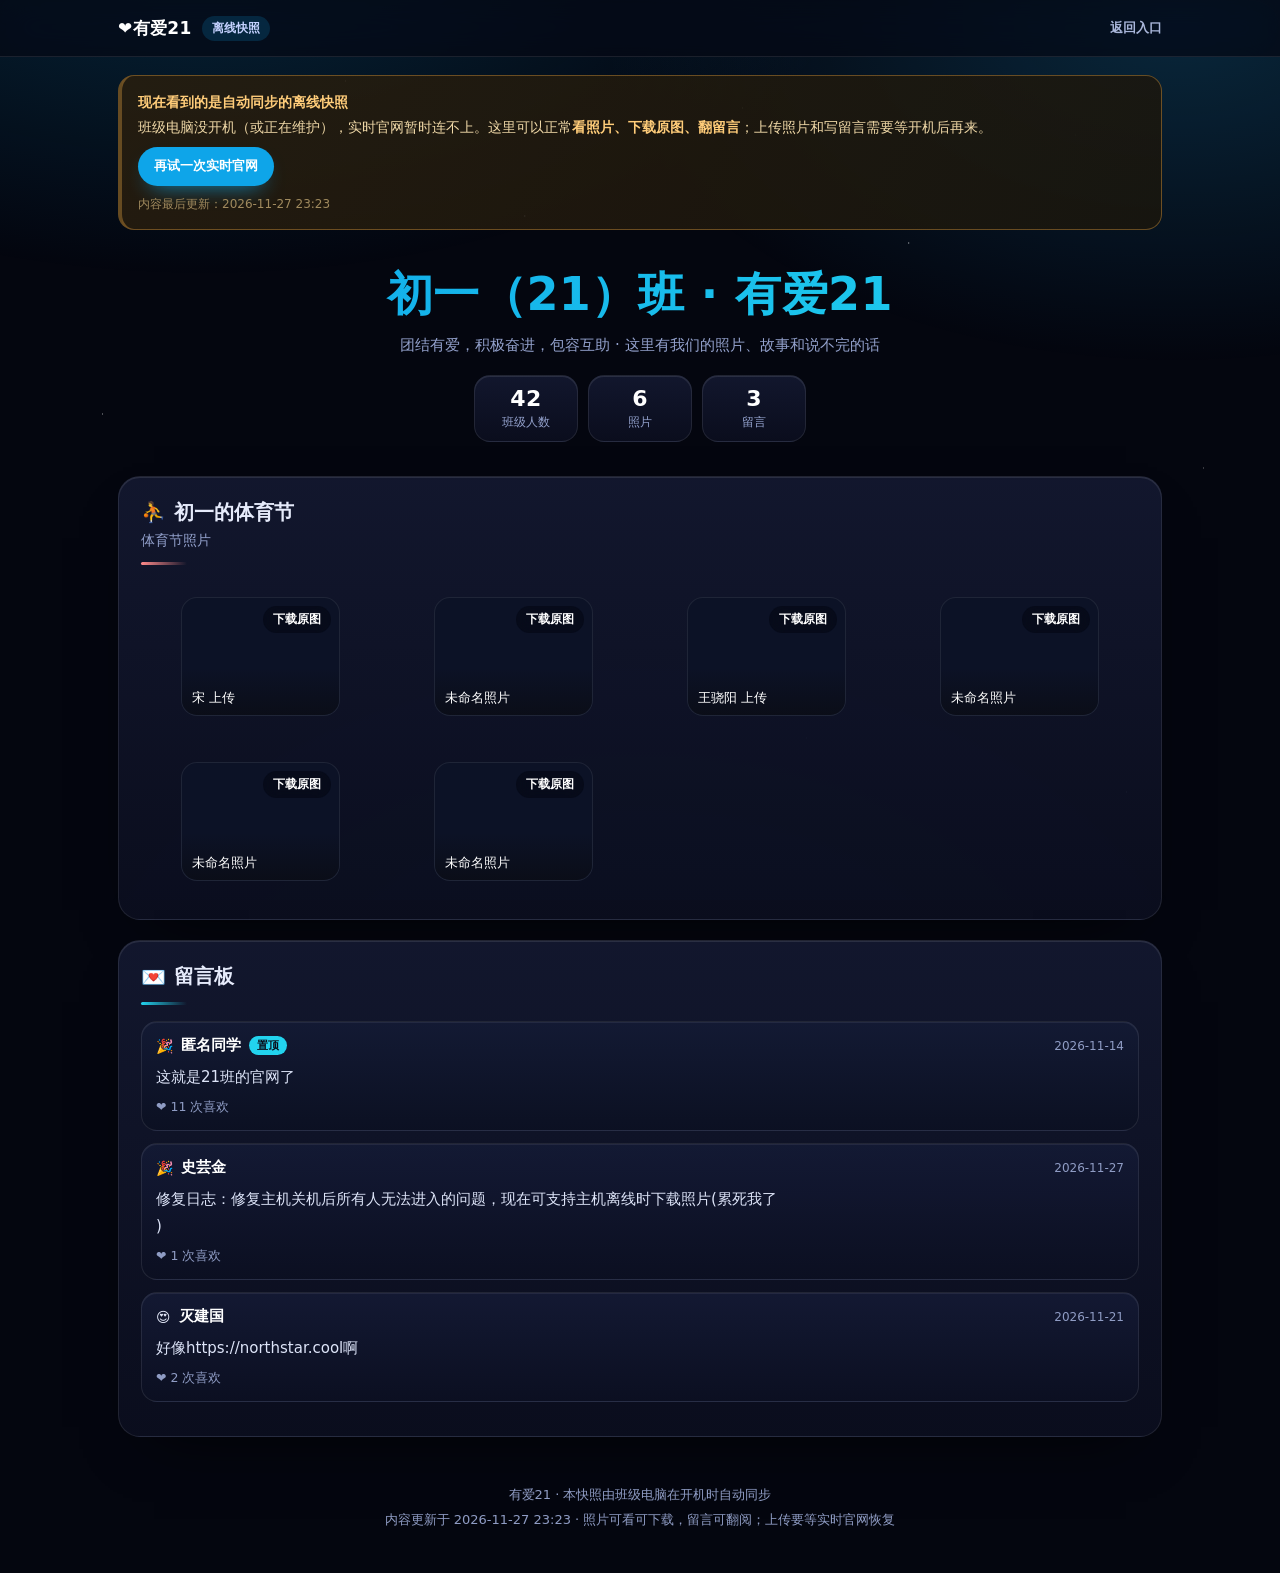
<file: index.html>
<!DOCTYPE html>
<html lang="zh-CN"><head><meta charset="utf-8">
<meta name="viewport" content="width=device-width, initial-scale=1">
<meta name="robots" content="noindex">
<title>有爱21 · 班级官网</title>
<style>
 body{font-family:"PingFang SC","Microsoft YaHei",sans-serif;background:#fff9f2;color:#16181f;display:flex;min-height:100vh;
      align-items:center;justify-content:center;margin:0}
 .card{background:#fff;border-radius:24px;box-shadow:0 24px 60px -24px rgba(24,26,40,.35);padding:40px 34px;max-width:580px;width:92vw;text-align:center}
 h1{font-size:30px;margin:6px 0 2px}
 .big{font-size:52px}
 #tip{color:#6d7386;margin:10px 0 20px;min-height:24px}
 .btn{display:inline-block;padding:13px 26px;border-radius:999px;font-size:16px;font-weight:800;color:#fff;text-decoration:none;
      background:linear-gradient(120deg,#ff6b6b,#ff9a5b);box-shadow:0 12px 28px -12px #ff6b6b;margin:6px 6px 0}
 .btn2{display:inline-block;margin-top:12px;margin-right:8px;padding:10px 20px;border-radius:999px;font-size:14px;font-weight:700;
       color:#16181f;text-decoration:none;background:#f1f2f6}
 .btn3{display:inline-block;margin-top:12px;padding:10px 20px;border-radius:999px;font-size:14px;font-weight:700;color:#5b4a2a;
       text-decoration:none;background:#fff3cd;border:1px solid #ffe1ad}
 #url{word-break:break-all;font-size:12.5px;color:#6d7386;margin-top:16px;background:#f7f8fb;padding:8px 12px;border-radius:12px}
 #upd{font-size:11.5px;color:#9aa0b0;margin-top:8px}
 #alt{margin-top:14px}
</style></head><body>
<div class="card">
 <div class="big">❤️21</div>
 <h1>有爱21 班级官网</h1>
 <p id="tip">正在检测官网通道…</p>
 <a id="go" class="btn" href="snapshot/">进入官网 →</a>
 <div id="alt">
   <a id="snap" class="btn3" href="snapshot/">📴 看离线快照（照片可看可下载）</a><br>
   <a class="btn2" href="status.html" target="_blank">网络进不去？看状态与其它入口</a>
 </div>
 <div id="url"></div>
 <div id="upd"></div>
</div>
<script>
var LIVE = "https://clinic-carroll-announcements-applied.trycloudflare.com";
var UPDATED = "2026-11-28T14:22:18.392Z";
var SNAP = "snapshot/";
if (!/^https:\/\/[a-z0-9.-]+/i.test(LIVE)) LIVE = "";
function $(i) { return document.getElementById(i); }
var go = $("go"), tip = $("tip"), urlBox = $("url"), alt = $("alt"), upd = $("upd");
function ageMin() {
  var t = Date.parse(UPDATED);
  return isNaN(t) ? 9999 : (Date.now() - t) / 60000;
}
function fmt(s) {
  var t = new Date(s);
  return isNaN(t.getTime()) ? "" : t.toLocaleString();
}
function jump(u, msg) {
  tip.textContent = msg;
  if (u) { go.href = u; setTimeout(function () { location.href = u; }, 900); }
}
function fallback() {
  if (ageMin() > 90) return jump(SNAP, "班级电脑还没开机，正在打开离线快照…");
  tip.textContent = LIVE
    ? "实时通道暂时没有响应。点下面的“进入官网”再试一次，或先看离线快照。"
    : "班级电脑还没启动官网，请先看离线快照。";
}
function probe(u, ms) {
  return new Promise(function (res) {
    var settled = false;
    function ok(v) { if (!settled) { settled = true; res(!!v); } }
    setTimeout(function () { ok(false); }, ms || 6000);
    try {
      if (!u) return ok(false);
      fetch(u + "/healthz?_=" + Date.now(), { cache: "no-store" })
        .then(function (r) { ok(r && r.ok); })
        .catch(function () { ok(false); });
    } catch (e) { ok(false); }
  });
}
function readTunnel() {
  return new Promise(function (res) {
    var settled = false;
    function ok(v) { if (!settled) { settled = true; res(v || ""); } }
    setTimeout(function () { ok(""); }, 4000);
    try {
      fetch("tunnel.json?_=" + Date.now(), { cache: "no-store" })
        .then(function (r) { return r.json(); })
        .then(function (d) { var u = String((d && d.url) || "").replace(/\/+$/, ""); ok(/^https:\/\/[a-z0-9.-]+/i.test(u) ? u : ""); })
        .catch(function () { ok(""); });
    } catch (e) { ok(""); }
  });
}
go.href = LIVE || SNAP;
go.textContent = LIVE ? "进入官网 →" : "打开离线快照 →";
urlBox.textContent = LIVE || "实时通道：待班级电脑启动";
upd.textContent = "入口更新于 " + fmt(UPDATED);
alt.style.display = "block";
if (!LIVE) { fallback(); } else {
  var liveProbe = probe(LIVE, 6000);
  var tunnel = readTunnel();
  liveProbe.then(function (alive) {
    if (alive) return jump(LIVE, "通道正常，正在进入官网…");
    tunnel.then(function (nu) {
      if (nu && nu !== LIVE) {
        tip.textContent = "正在尝试新的通道…";
        return probe(nu, 5000).then(function (ok2) {
          if (ok2) { go.href = nu; urlBox.textContent = nu; return jump(nu, "已切换新通道，正在进入官网…"); }
          fallback();
        });
      }
      fallback();
    });
  });
}
</script>
</body></html>
</file>
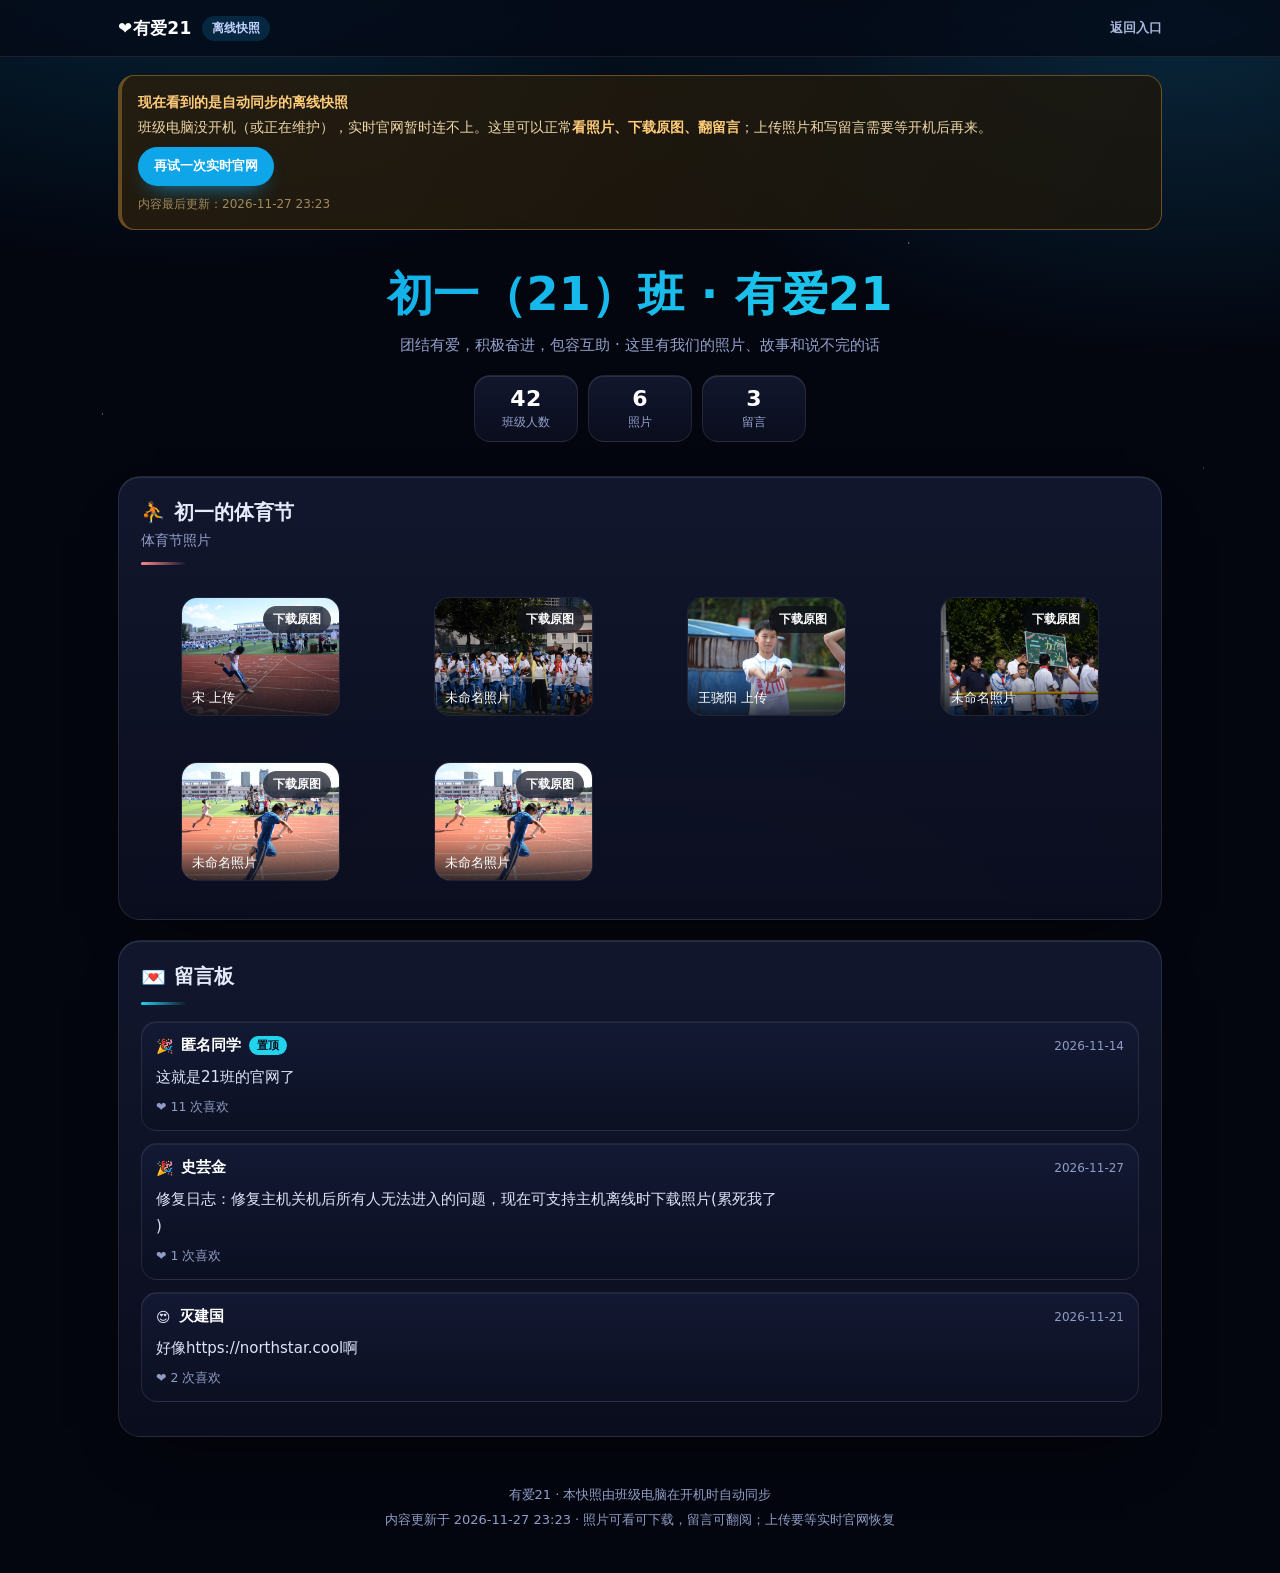
<file: snapshot/index.html>
<!DOCTYPE html><html lang="zh-CN"><head><meta charset="utf-8"><meta name="viewport" content="width=device-width,initial-scale=1"><meta name="robots" content="noindex,nofollow"><title>有爱21 · 离线快照</title><style>
*{box-sizing:border-box}
body{margin:0;background:#f6f7fb;color:#16181f;font-family:"PingFang SC","Microsoft YaHei","Noto Sans SC",system-ui,sans-serif;-webkit-font-smoothing:antialiased}
a{color:inherit}
.wrap{max-width:1080px;margin:0 auto;padding:0 18px}
header.top{position:sticky;top:0;z-index:20;background:rgba(255,255,255,.86);backdrop-filter:blur(14px);border-bottom:1px solid #eceef4}
header.top .wrap{display:flex;align-items:center;gap:10px;height:56px}
.brand{font-weight:800;font-size:17px;letter-spacing:.02em}
.chip{font-size:12px;font-weight:700;padding:4px 10px;border-radius:999px;background:#a78bfa1a;color:#0ea5e9}
.spacer{flex:1}
.banner{margin:18px 0 0;background:linear-gradient(120deg,#fff7e6,#fffdf7);border:1px solid #ffe1ad;border-left:4px solid #ffb347;
  border-radius:16px;padding:14px 16px;font-size:14px;line-height:1.75}
.banner b{color:#8a5a00}
.banner a{display:inline-block;margin-top:8px;margin-right:10px;padding:8px 16px;border-radius:999px;font-size:13px;font-weight:700;
  text-decoration:none;background:#0ea5e9;color:#fff;box-shadow:0 10px 22px -12px #0ea5e9}
.banner a.ghost{background:#fff;color:#16181f;border:1px solid #e6e8f0;box-shadow:none}
.hero{padding:34px 4px 8px;text-align:center}
.hero h1{margin:0;font-size:clamp(28px,6vw,46px);letter-spacing:.01em;
  background:linear-gradient(120deg,#0ea5e9,#22d3ee);-webkit-background-clip:text;background-clip:text;color:transparent}
.hero p.s{margin:10px 0 0;color:#5b6172;font-size:15px}
.stats{display:flex;flex-wrap:wrap;gap:10px;justify-content:center;margin:20px 0 6px}
.stat{background:#fff;border:1px solid #eceef4;border-radius:16px;padding:10px 16px;min-width:104px;box-shadow:0 10px 24px -20px rgba(20,24,40,.5)}
.stat b{display:block;font-size:22px;letter-spacing:.02em}
.stat span{font-size:12px;color:#7b8296}
section.blk{background:#fff;border:1px solid #eceef4;border-radius:22px;padding:22px;margin:20px 0;box-shadow:0 18px 40px -32px rgba(20,24,40,.6)}
section.blk h2{margin:0;font-size:20px;display:flex;align-items:center;gap:8px}
section.blk p.sub{margin:6px 0 0;color:#767d90;font-size:14px}
.rule{height:3px;width:46px;border-radius:3px;margin:12px 0 16px;background:linear-gradient(90deg,var(--c),transparent)}
.grid{display:grid;grid-template-columns:repeat(auto-fill,minmax(196px,1fr));gap:14px}
.card{position:relative;border-radius:16px;overflow:hidden;background:#f2f4f9;border:1px solid #eceef4;cursor:zoom-in;aspect-ratio:4/3}
.card img{width:100%;height:100%;object-fit:cover;display:block;transition:transform .5s ease}
.card:hover img{transform:scale(1.06)}
.cap{position:absolute;left:0;right:0;bottom:0;padding:22px 10px 8px;font-size:12.5px;color:#fff;
  background:linear-gradient(180deg,transparent,rgba(10,12,20,.78));word-break:break-all}
.dl{position:absolute;right:8px;top:8px;font-size:12px;font-weight:700;text-decoration:none;padding:5px 10px;border-radius:999px;
  background:rgba(16,18,28,.62);color:#fff;backdrop-filter:blur(6px)}
.dl:hover{background:#0ea5e9}
.note{background:#f8f9fc;border:1px solid #eceef4;border-radius:14px;padding:12px 14px;margin:10px 0;font-size:14.5px;line-height:1.7}
.note h4{margin:0 0 4px;font-size:15px}
.empty{color:#9aa1b3;font-size:14px;padding:16px;text-align:center;border:1px dashed #e2e5ee;border-radius:14px}
.gcard{border:1px solid #eceef4;border-radius:16px;padding:14px;margin:12px 0;background:linear-gradient(180deg,#fbfcff,#f7f9ff)}
.gcard .gh{display:flex;align-items:center;gap:8px;font-size:14px}
.gcard .gh b{font-size:15px}
.gcard .gh time{margin-left:auto;color:#9aa1b3;font-size:12px}
.gcard .gc{margin:9px 0 0;font-size:15px;line-height:1.8;white-space:pre-wrap;word-break:break-word}
.gimgs{display:flex;flex-wrap:wrap;gap:8px;margin-top:10px}
.gimgs img{width:96px;height:96px;object-fit:cover;border-radius:12px;cursor:zoom-in}
.likes{margin-top:8px;font-size:12.5px;color:#8b92a6}
.pin{font-size:11px;font-weight:700;color:#fff;background:#22d3ee;padding:2px 8px;border-radius:999px}
footer{padding:26px 0 40px;color:#8b92a6;font-size:13px;text-align:center;line-height:1.9}
#lb{position:fixed;inset:0;background:rgba(8,10,16,.94);display:none;z-index:60}
#lb.on{display:block}
#lb img{max-width:94vw;max-height:86vh;margin:4vh auto;display:block;border-radius:10px}
#lb .lbc{text-align:center;color:#dfe3ee;font-size:14px;padding:0 16px 10px}
#lb .close{position:fixed;top:14px;right:18px;color:#fff;font-size:30px;line-height:1;cursor:pointer;opacity:.8}
@media (max-width:560px){.grid{grid-template-columns:repeat(auto-fill,minmax(140px,1fr));gap:10px}section.blk{padding:16px;border-radius:18px}}

body.skin-galaxy{background:#04060f;color:#e6ebfb}
body.skin-galaxy::before{content:"";position:fixed;inset:0;z-index:-1;pointer-events:none;
  background:
   radial-gradient(1100px 620px at 16% -12%,#0ea5e938,transparent 62%),
   radial-gradient(900px 540px at 92% 2%,#1fb6ff30,transparent 64%),
   radial-gradient(860px 560px at 50% 114%,#22d3ee30,transparent 66%),
   radial-gradient(1.6px 1.6px at 12% 18%,rgba(255,255,255,.95),transparent 55%),
   radial-gradient(1.4px 1.4px at 27% 9%,rgba(255,255,255,.8),transparent 55%),
   radial-gradient(1.8px 1.8px at 41% 24%,rgba(214,229,255,.9),transparent 55%),
   radial-gradient(1.3px 1.3px at 58% 12%,rgba(255,255,255,.75),transparent 55%),
   radial-gradient(1.7px 1.7px at 71% 27%,rgba(255,255,255,.9),transparent 55%),
   radial-gradient(1.2px 1.2px at 84% 15%,rgba(214,229,255,.7),transparent 55%),
   radial-gradient(1.6px 1.6px at 8% 46%,rgba(255,255,255,.7),transparent 55%),
   radial-gradient(1.4px 1.4px at 94% 52%,rgba(255,255,255,.85),transparent 55%),
   radial-gradient(1.5px 1.5px at 19% 72%,rgba(214,229,255,.7),transparent 55%),
   radial-gradient(1.3px 1.3px at 63% 82%,rgba(255,255,255,.7),transparent 55%),
   radial-gradient(1.7px 1.7px at 88% 88%,rgba(255,255,255,.8),transparent 55%)}
body.skin-galaxy::after{content:"";position:fixed;top:-10%;left:18%;width:1.5px;height:190px;z-index:-1;pointer-events:none;
  background:linear-gradient(180deg,transparent,rgba(255,255,255,.85),transparent);transform:rotate(19deg);opacity:0;
  animation:gxShoot 16s linear infinite}
@keyframes gxShoot{0%{opacity:0;transform:translate3d(0,0,0) rotate(19deg)}4%{opacity:.9}16%{opacity:0;transform:translate3d(220px,860px,0) rotate(19deg)}100%{opacity:0}}
@media (prefers-reduced-motion:reduce){body.skin-galaxy::after{animation:none;display:none}}
body.skin-galaxy header.top{background:rgba(6,9,20,.74);border-bottom-color:rgba(255,255,255,.09);backdrop-filter:blur(16px) saturate(150%)}
body.skin-galaxy .brand{color:#fff}
body.skin-galaxy .chip{background:#0ea5e92b;color:#c4d2ff}
body.skin-galaxy header.top .spacer+a,body.skin-galaxy .banner a.ghost{color:#a9b6da}
body.skin-galaxy .hero p.s,body.skin-galaxy .stat span,body.skin-galaxy section.blk p.sub{color:#93a1cc}
body.skin-galaxy .stat,body.skin-galaxy section.blk{background:linear-gradient(180deg,rgba(19,24,48,.94),rgba(11,14,31,.94));
  border-color:rgba(255,255,255,.09);box-shadow:0 26px 62px -36px rgba(0,0,0,.95),inset 0 1px 0 rgba(255,255,255,.10)}
body.skin-galaxy .stat b{color:#fff}
body.skin-galaxy .card{background:#0c1226;border-color:rgba(255,255,255,.08)}
body.skin-galaxy .note{background:rgba(15,20,40,.92);border-color:rgba(255,255,255,.08);color:#dbe2f7}
body.skin-galaxy .empty{color:#8f9cc4;background:rgba(255,255,255,.03);border-color:rgba(255,255,255,.14)}
body.skin-galaxy .gcard{background:linear-gradient(180deg,rgba(20,26,52,.95),rgba(12,16,34,.95));
  border-color:rgba(255,255,255,.09);box-shadow:inset 0 1px 0 rgba(255,255,255,.07)}
body.skin-galaxy .gcard .gh b{color:#fff}
body.skin-galaxy .gcard .gc{color:#dde4f8}
body.skin-galaxy .gcard .gh time,body.skin-galaxy .likes,body.skin-galaxy footer{color:#8f9cc4}
body.skin-galaxy .pin{color:#0a0d1a}
body.skin-galaxy .dl{background:rgba(6,9,20,.66);backdrop-filter:blur(8px)}
body.skin-galaxy .banner{background:linear-gradient(120deg,rgba(41,30,14,.86),rgba(26,22,13,.86));
  border-color:rgba(255,179,71,.34);color:#f0d9a8}
body.skin-galaxy .banner b{color:#ffcd7a}
body.skin-galaxy .banner a.ghost{background:rgba(255,255,255,.07);color:#e6ebfb;border-color:rgba(255,255,255,.14)}
body.skin-galaxy ::selection{background:rgba(143,176,255,.32);color:#fff}
</style></head><body class="skin-galaxy"><header class="top"><div class="wrap"><span class="brand">❤️有爱21</span><span class="chip">离线快照</span><span class="spacer"></span><a href="../" style="font-size:13px;font-weight:700;text-decoration:none">返回入口</a></div></header><div class="wrap"><div class="banner"><b>现在看到的是自动同步的离线快照</b><br>班级电脑没开机（或正在维护），实时官网暂时连不上。这里可以正常<b>看照片、下载原图、翻留言</b>；上传照片和写留言需要等开机后再来。<br><a href="../" rel="noopener">再试一次实时官网</a><div style="margin-top:8px;color:#a08a5e;font-size:12px">内容最后更新：2026-11-27 23:23</div></div><div class="hero"><h1>初一（21）班 · 有爱21</h1><p class="s">团结有爱，积极奋进，包容互助 · 这里有我们的照片、故事和说不完的话</p><div class="stats"><div class="stat"><b>42</b><span>班级人数</span></div><div class="stat"><b>6</b><span>照片</span></div><div class="stat"><b>3</b><span>留言</span></div></div></div><section class="blk"><h2><span>⛹️</span>初一的体育节</h2><p class="sub">体育节照片</p><div class="rule" style="--c:#ff8a8a"></div><div class="grid"><figure class="card" data-full="p/ph_mwft5iplcd6633dc.jpg" data-cap="宋 上传"><img loading="lazy" src="p/ph_mwft5iplcd6633dc.jpg" alt="宋 上传"><a class="dl" href="p/ph_mwft5iplcd6633dc.jpg" download="01-初一的体育节-ph_mwft5iplcd6633dc.jpg">下载原图</a><figcaption class="cap">宋 上传</figcaption></figure><figure class="card" data-full="p/ph_mwft35159926de94.jpg" data-cap="未命名照片"><img loading="lazy" src="p/ph_mwft35159926de94.jpg" alt="未命名照片"><a class="dl" href="p/ph_mwft35159926de94.jpg" download="02-初一的体育节-ph_mwft35159926de94.jpg">下载原图</a><figcaption class="cap">未命名照片</figcaption></figure><figure class="card" data-full="p/ph_mwft2dyk020245f9.jpg" data-cap="王骁阳 上传"><img loading="lazy" src="p/ph_mwft2dyk020245f9.jpg" alt="王骁阳 上传"><a class="dl" href="p/ph_mwft2dyk020245f9.jpg" download="03-初一的体育节-ph_mwft2dyk020245f9.jpg">下载原图</a><figcaption class="cap">王骁阳 上传</figcaption></figure><figure class="card" data-full="p/ph_mwft1o7z088a9936.jpg" data-cap="未命名照片"><img loading="lazy" src="p/ph_mwft1o7z088a9936.jpg" alt="未命名照片"><a class="dl" href="p/ph_mwft1o7z088a9936.jpg" download="04-初一的体育节-ph_mwft1o7z088a9936.jpg">下载原图</a><figcaption class="cap">未命名照片</figcaption></figure><figure class="card" data-full="p/ph_mwft19kh0ee5bfa7.jpg" data-cap="未命名照片"><img loading="lazy" src="p/ph_mwft19kh0ee5bfa7.jpg" alt="未命名照片"><a class="dl" href="p/ph_mwft19kh0ee5bfa7.jpg" download="05-初一的体育节-ph_mwft19kh0ee5bfa7.jpg">下载原图</a><figcaption class="cap">未命名照片</figcaption></figure><figure class="card" data-full="p/ph_mwft17otdc910d98.jpg" data-cap="未命名照片"><img loading="lazy" src="p/ph_mwft17otdc910d98.jpg" alt="未命名照片"><a class="dl" href="p/ph_mwft17otdc910d98.jpg" download="06-初一的体育节-ph_mwft17otdc910d98.jpg">下载原图</a><figcaption class="cap">未命名照片</figcaption></figure></div></section><section class="blk"><h2><span>💌</span>留言板</h2><div class="rule" style="--c:#22d3ee"></div><div class="gcard"><div class="gh"><span>🎉</span><b>匿名同学</b><span class="pin">置顶</span><time>2026-11-14</time></div><p class="gc">这就是21班的官网了</p><div class="likes">❤️ 11 次喜欢</div></div><div class="gcard"><div class="gh"><span>🎉</span><b>史芸金</b><time>2026-11-27</time></div><p class="gc">修复日志：修复主机关机后所有人无法进入的问题，现在可支持主机离线时下载照片(累死我了
)</p><div class="likes">❤️ 1 次喜欢</div></div><div class="gcard"><div class="gh"><span>😍</span><b>灭建国</b><time>2026-11-21</time></div><p class="gc">好像https://northstar.cool啊</p><div class="likes">❤️ 2 次喜欢</div></div></section><footer>有爱21 · 本快照由班级电脑在开机时自动同步<br>内容更新于 2026-11-27 23:23 · 照片可看可下载，留言可翻阅；上传要等实时官网恢复</footer></div><div id="lb"><span class="close">×</span><img alt=""><div class="lbc"></div></div><script>(function(){var lb=document.getElementById('lb'),im=lb.querySelector('img'),cp=lb.querySelector('.lbc');document.addEventListener('click',function(e){var t=e.target;var c=t.closest?t.closest('[data-full]'):null;if(c){im.src=c.getAttribute('data-full');cp.textContent=c.getAttribute('data-cap')||'';lb.className='on';e.preventDefault();return;}if(t===lb||t.className==='close'){lb.className='';im.src='';}});document.addEventListener('keydown',function(e){if(e.key==='Escape'){lb.className='';}});})();</script></body></html>
</file>
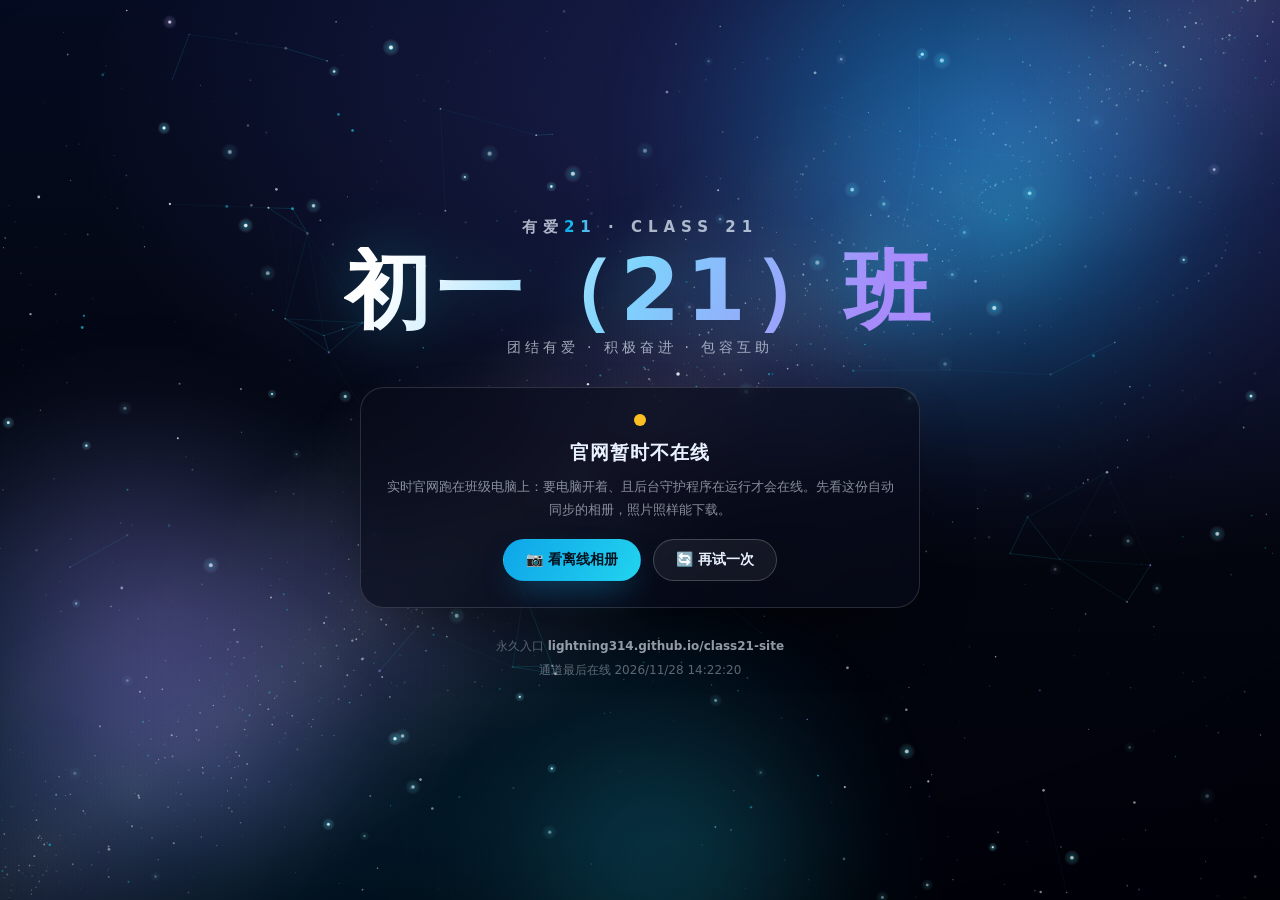
<file: go.html>
<!doctype html>
<html lang="zh-CN"><head><meta charset="utf-8">
<link rel="icon" href="favicon.svg">
<meta name="viewport" content="width=device-width,initial-scale=1,viewport-fit=cover">
<meta name="robots" content="noindex">
<title>有爱21 · 班级官网</title>
<style>
*{box-sizing:border-box}
html,body{margin:0;padding:0;min-height:100%}
body{color:#eaf2ff;background-color:#03050e;background-image:radial-gradient(120% 82% at 78% 14%,rgba(99,102,241,.30),transparent 60%),radial-gradient(96% 72% at 10% 88%,rgba(14,165,233,.18),transparent 62%),linear-gradient(180deg,#050b20,#03060f 55%,#01020a);font-family:"PingFang SC","Microsoft YaHei",system-ui,sans-serif;overflow-x:hidden}
#gx{position:fixed;inset:0;z-index:0;pointer-events:none}
.neb{position:fixed;inset:0;z-index:0;pointer-events:none;filter:blur(70px);opacity:.45}
.neb i{position:absolute;display:block;border-radius:50%;mix-blend-mode:screen}
.neb i:nth-child(1){width:46vw;height:46vw;left:56%;top:-14%;background:radial-gradient(circle at 40% 40%,#0ea5e9,transparent 68%);animation:d1 44s ease-in-out infinite}
.neb i:nth-child(2){width:38vw;height:38vw;left:-8%;top:44%;background:radial-gradient(circle at 50% 50%,#a78bfa,transparent 70%);animation:d2 56s ease-in-out infinite}
.neb i:nth-child(3){width:32vw;height:32vw;left:36%;top:74%;background:radial-gradient(circle at 50% 50%,#22d3ee,transparent 70%);opacity:.7;animation:d3 49s ease-in-out infinite}
@keyframes d1{0%,100%{transform:translate(0,0) scale(1)}50%{transform:translate(-6vw,5vh) scale(1.12)}}
@keyframes d2{0%,100%{transform:translate(0,0) scale(1.05)}50%{transform:translate(7vw,-6vh) scale(.92)}}
@keyframes d3{0%,100%{transform:translate(0,0) scale(.95)}50%{transform:translate(5vw,-9vh) scale(1.16)}}
.vig{position:fixed;inset:0;z-index:1;pointer-events:none;background:radial-gradient(125% 105% at 50% 38%,transparent 52%,rgba(0,0,0,.55))}
main{position:relative;z-index:2;min-height:100vh;display:flex;flex-direction:column;align-items:center;justify-content:center;text-align:center;padding:40px 20px}
.brand{font-weight:800;letter-spacing:6px;font-size:15px;color:rgba(234,242,255,.72)}
.brand em{font-style:normal;background:linear-gradient(90deg,#0ea5e9,#22d3ee,#a78bfa);-webkit-background-clip:text;background-clip:text;color:transparent}
h1{margin:10px 0 6px;font-size:clamp(40px,10vw,86px);font-weight:900;letter-spacing:6px;line-height:1;background:linear-gradient(118deg,#fff 8%,#7dd3fc 48%,#a78bfa 88%);-webkit-background-clip:text;background-clip:text;color:transparent;filter:drop-shadow(0 0 30px rgba(34,211,238,.30))}
.slogan{margin:0;font-size:14px;letter-spacing:4px;color:rgba(234,242,255,.66)}
.card{margin-top:30px;width:min(560px,94vw);padding:26px 22px;border-radius:24px;background:rgba(8,12,26,.66);border:1px solid rgba(255,255,255,.14);backdrop-filter:blur(16px);box-shadow:0 30px 80px -40px #000}
.dot{width:12px;height:12px;border-radius:50%;margin:0 auto 14px;background:#22d3ee;box-shadow:0 0 0 0 rgba(34,211,238,.55);animation:pulse 1.6s infinite}
.dot.off{background:#fbbf24;box-shadow:0 0 0 0 rgba(251,191,36,.5)}
@keyframes pulse{70%{box-shadow:0 0 0 16px rgba(34,211,238,0)}100%{box-shadow:0 0 0 0 rgba(34,211,238,0)}}
.msg{font-size:19px;font-weight:700;letter-spacing:1px}
.sub{margin-top:9px;font-size:13px;line-height:1.8;color:rgba(234,242,255,.56);word-break:break-all}
.acts{margin-top:18px;display:flex;gap:12px;justify-content:center;flex-wrap:wrap}
.btn{padding:11px 22px;border-radius:999px;font-size:14px;font-weight:700;text-decoration:none;border:1px solid rgba(255,255,255,.20);color:#eaf2ff;transition:.25s}
.btn:hover{transform:translateY(-1px);border-color:#22d3ee}
button.btn{background:rgba(255,255,255,.06);font-family:inherit;cursor:pointer}
button.btn:disabled{opacity:.6}
button.btn.p{background:linear-gradient(120deg,#0ea5e9,#22d3ee)}
.btn.p{color:#04121e;background:linear-gradient(120deg,#0ea5e9,#22d3ee);border-color:transparent;box-shadow:0 14px 34px -14px rgba(14,165,233,.7)}
.foot{margin-top:26px;font-size:12px;line-height:2;color:rgba(234,242,255,.40)}
.foot b{color:rgba(234,242,255,.70);font-weight:600}
@media (max-width:560px){h1{letter-spacing:3px}.card{padding:22px 16px;border-radius:20px}}
</style></head><body>
<canvas id="gx"></canvas>
<div class="neb"><i></i><i></i><i></i></div><div class="vig"></div>
<main>
<div class="brand">有爱<em>21</em> · CLASS 21</div>
<h1>初一（21）班</h1>
<p class="slogan">团结有爱 · 积极奋进 · 包容互助</p>
<div class="card"><div class="dot" id="dot"></div><div class="msg" id="msg">正在连接班级电脑…</div>
<div class="sub" id="sub">首次进入约需 3 秒</div><div class="acts" id="acts"></div></div>
<div class="foot">永久入口 <b>lightning314.github.io/class21-site</b><br><span id="upd"></span></div>
</main>
<script src="galaxy.js"></script>
<script>
(function(){
 var D=document, P=function(s){return D.getElementById(s)};
 var msg=P("msg"),sub=P("sub"),acts=P("acts"),dot=P("dot"),upd=P("upd");
 var SCOPE=location.pathname.replace(/[^\/]*$/,"");
 var busy=false;
 if("serviceWorker" in navigator && location.protocol==="https:"){ try{ navigator.serviceWorker.register(SCOPE+"sw.js",{scope:SCOPE}); }catch(e){} }
 function btn(href,txt,primary){ var a=D.createElement("a"); a.href=href; a.className=primary?"btn p":"btn"; a.textContent=txt; return a; }
 function rbtn(txt,primary){ var b=D.createElement("button"); b.type="button"; b.className="btn rr" + (primary?" p":""); b.textContent=txt; return b; }
 function clear(){ while(acts.firstChild) acts.removeChild(acts.firstChild); }
 function wait_(t,s){ msg.textContent="正在连接班级电脑…"; dot.className="dot"; sub.textContent=s||"首次进入约需 3 秒"; }
 function enter(u){ msg.textContent="班级官网已就绪，正在进入…"; sub.textContent=u; setTimeout(function(){ location.replace(u); },260); }
 function out(j){ dot.className="dot off"; msg.textContent="官网暂时不在线"; sub.textContent="实时官网跑在班级电脑上：要电脑开着、且后台守护程序在运行才会在线。先看这份自动同步的相册，照片照样能下载。"; clear();
  acts.appendChild(btn("snapshot/","📷 看离线相册",true)); acts.appendChild(rbtn("🔄 再试一次"));
  upd.textContent = j && j.updated ? "通道最后在线 "+new Date(j.updated).toLocaleString("zh-CN") : "暂无通道记录"; }
 function probe(u,ms){ return new Promise(function(res){ var done=false,l=D.createElement("link");
  l.rel="preload"; l.as="script";
  var t=setTimeout(function(){ if(!done){done=true;l.onload=l.onerror=null;res(false);} },ms);
  l.onload=function(){ if(!done){done=true;clearTimeout(t);res(true);} };
  l.onerror=function(){ if(!done){done=true;clearTimeout(t);res(false);} };
  l.href=u+"/app.js?_="+(Date.now()); D.head.appendChild(l); }); }
 async function check(){ if(busy) return; busy=true;
  try{ var j=await fetch(SCOPE+"tunnel.json?_="+Date.now(),{cache:"no-store"}).then(function(r){return r.json();}).catch(function(){return null;});
   if(!j||!j.url){ out(null); return; }
   upd.textContent="通道最后在线 "+(j.updated?new Date(j.updated).toLocaleString("zh-CN"):"未知");
   wait_(); var ok=await probe(j.url,6500);
   if(ok){ enter(j.url); } else { out(j); }
  } finally { busy=false; } }
 D.addEventListener("click",function(e){ var b=e.target.closest ? e.target.closest(".btn.rr") : null; if(!b) return; e.preventDefault(); if(b.disabled) return; b.disabled=true; b.textContent="🔄 连接中…"; setTimeout(function(){ b.disabled=false; b.textContent="🔄 再试一次"; },3500); check(); });
 wait_(); check();
 setInterval(function(){ if(!/没开机/.test(msg.textContent)) return; check(); },7000);
})();
</script></body></html>
</file>
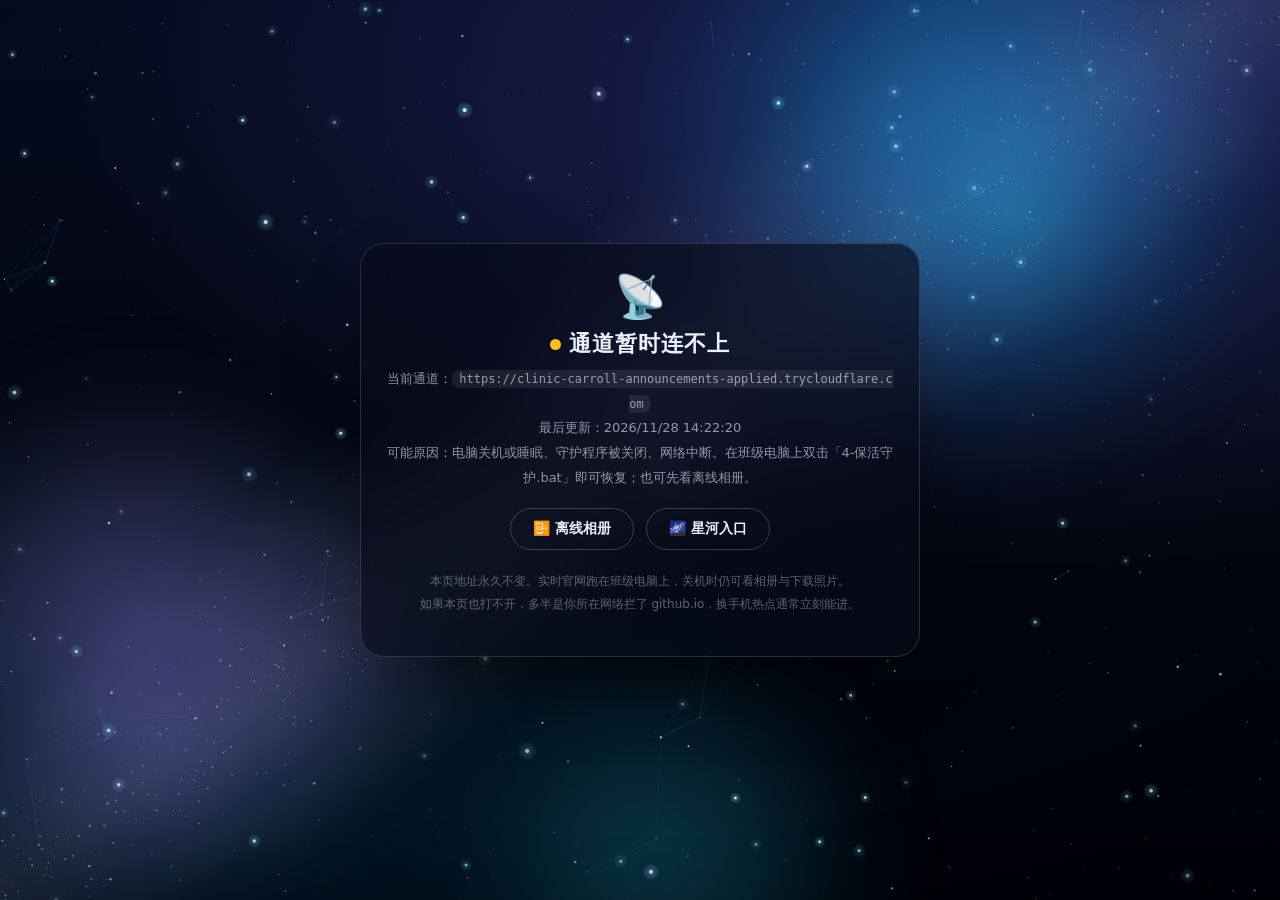
<file: status.html>
<!doctype html>
<html lang="zh-CN"><head><meta charset="utf-8">
<link rel="icon" href="favicon.svg">
<meta name="viewport" content="width=device-width,initial-scale=1">
<meta name="robots" content="noindex"><title>有爱21 · 官网状态</title>
<style>
*{box-sizing:border-box}body{margin:0;min-height:100vh;display:flex;align-items:center;justify-content:center;padding:24px;
font-family:"PingFang SC","Microsoft YaHei",system-ui,sans-serif;color:#eaf2ff;background-color:#03050e;
background-image:radial-gradient(120% 82% at 78% 14%,rgba(99,102,241,.28),transparent 60%),radial-gradient(96% 72% at 10% 88%,rgba(14,165,233,.16),transparent 62%),linear-gradient(180deg,#050b20,#03060f 55%,#01020a)}
.card{width:min(560px,94vw);padding:28px 24px;border-radius:24px;text-align:center;background:rgba(8,12,26,.66);border:1px solid rgba(255,255,255,.14);backdrop-filter:blur(16px);box-shadow:0 30px 80px -40px #000}
h2{margin:8px 0 4px;font-size:22px;letter-spacing:1px}#m{margin:8px 0 0;font-size:13px;line-height:1.9;color:rgba(234,242,255,.60);word-break:break-all}
code{background:rgba(255,255,255,.08);padding:2px 7px;border-radius:8px;font-size:12px}
.dot{display:inline-block;width:11px;height:11px;border-radius:50%;background:#22d3ee;margin-right:8px;vertical-align:1px}
.dot.ok{background:#34d399}.dot.bad{background:#fbbf24}
.btn{display:inline-block;margin:18px 6px 0;padding:11px 22px;border-radius:999px;font-size:14px;font-weight:700;text-decoration:none;border:1px solid rgba(255,255,255,.20);color:#eaf2ff}
.btn:hover{border-color:#22d3ee}.btn.p{color:#04121e;background:linear-gradient(120deg,#0ea5e9,#22d3ee);border-color:transparent}
.tip{margin-top:20px;font-size:12px;line-height:1.9;color:rgba(234,242,255,.38)}</style></head><body>
<div class="card"><div style="font-size:42px">📡</div>
<h2 id="t"><span class="dot" id="d"></span>正在检测官网…</h2><p id="m"></p>
<a class="btn p" id="go" href="#" style="display:none">直接进入官网 →</a>
<a class="btn" id="sn" href="snapshot/">📴 离线相册</a><a class="btn" href="go">🌌 星河入口</a>
<p class="tip">本页地址永久不变。实时官网跑在班级电脑上，关机时仍可看相册与下载照片。<br>如果本页也打不开，多半是你所在网络拦了 github.io，换手机热点通常立刻能进。</p></div>
<script>
(function(){
var D=document,base=location.href.replace(/[^\/]*$/,"");
function probe(u,ms){return new Promise(function(res){var done=false,l=D.createElement("link");
l.rel="preload";l.as="script";var t=setTimeout(function(){if(!done){done=true;res(false);}},ms);
l.onload=function(){if(!done){done=true;clearTimeout(t);res(true);}};
l.onerror=function(){if(!done){done=true;clearTimeout(t);res(false);}};
l.href=u+"/app.js?_="+Date.now();D.head.appendChild(l);});}
fetch(base+"tunnel.json?_="+Date.now(),{cache:"no-store"}).then(function(r){return r.json();})
.then(function(cfg){var u=String(cfg.url||"").replace(/\/+$/,""),m=D.getElementById("m");
 m.innerHTML="当前通道：<code>"+(function(v){return String(v||"").replace(/[&<>"]/g,function(c){return {"&":"&amp;","<":"&lt;",">":"&gt;",'"':"&quot;"}[c];})})(u)+"</code><br>最后更新："+(function(v){try{return v?new Date(v).toLocaleString("zh-CN"):"未知";}catch(e){return v||"未知";}})(cfg.updated);
 if(!u){D.getElementById("d").className="dot bad";D.getElementById("t").innerHTML='<span class="dot bad"></span>官网通道未连接';
  m.innerHTML+="<br>下面是自动同步的离线相册，照片照样能看能下载。";return;}
 probe(u,7000).then(function(ok){
  if(ok){D.getElementById("d").className="dot ok";D.getElementById("t").innerHTML='<span class="dot ok"></span>官网在线';
   m.innerHTML+="<br>状态正常，点下面按钮直接进入。";var g=D.getElementById("go");g.href=u;g.style.display="inline-block";
   setTimeout(function(){location.replace(u);},1200);
  }else{D.getElementById("d").className="dot bad";D.getElementById("t").innerHTML='<span class="dot bad"></span>通道暂时连不上';
   m.innerHTML+="<br>可能原因：电脑关机或睡眠、守护程序被关闭、网络中断。在班级电脑上双击「4-保活守护.bat」即可恢复；也可先看离线相册。";}});
}).catch(function(){D.getElementById("d").className="dot bad";D.getElementById("t").textContent="读不到配置";});
})();
</script>
<script src="gx-skin.js"></script></body></html>
</file>
